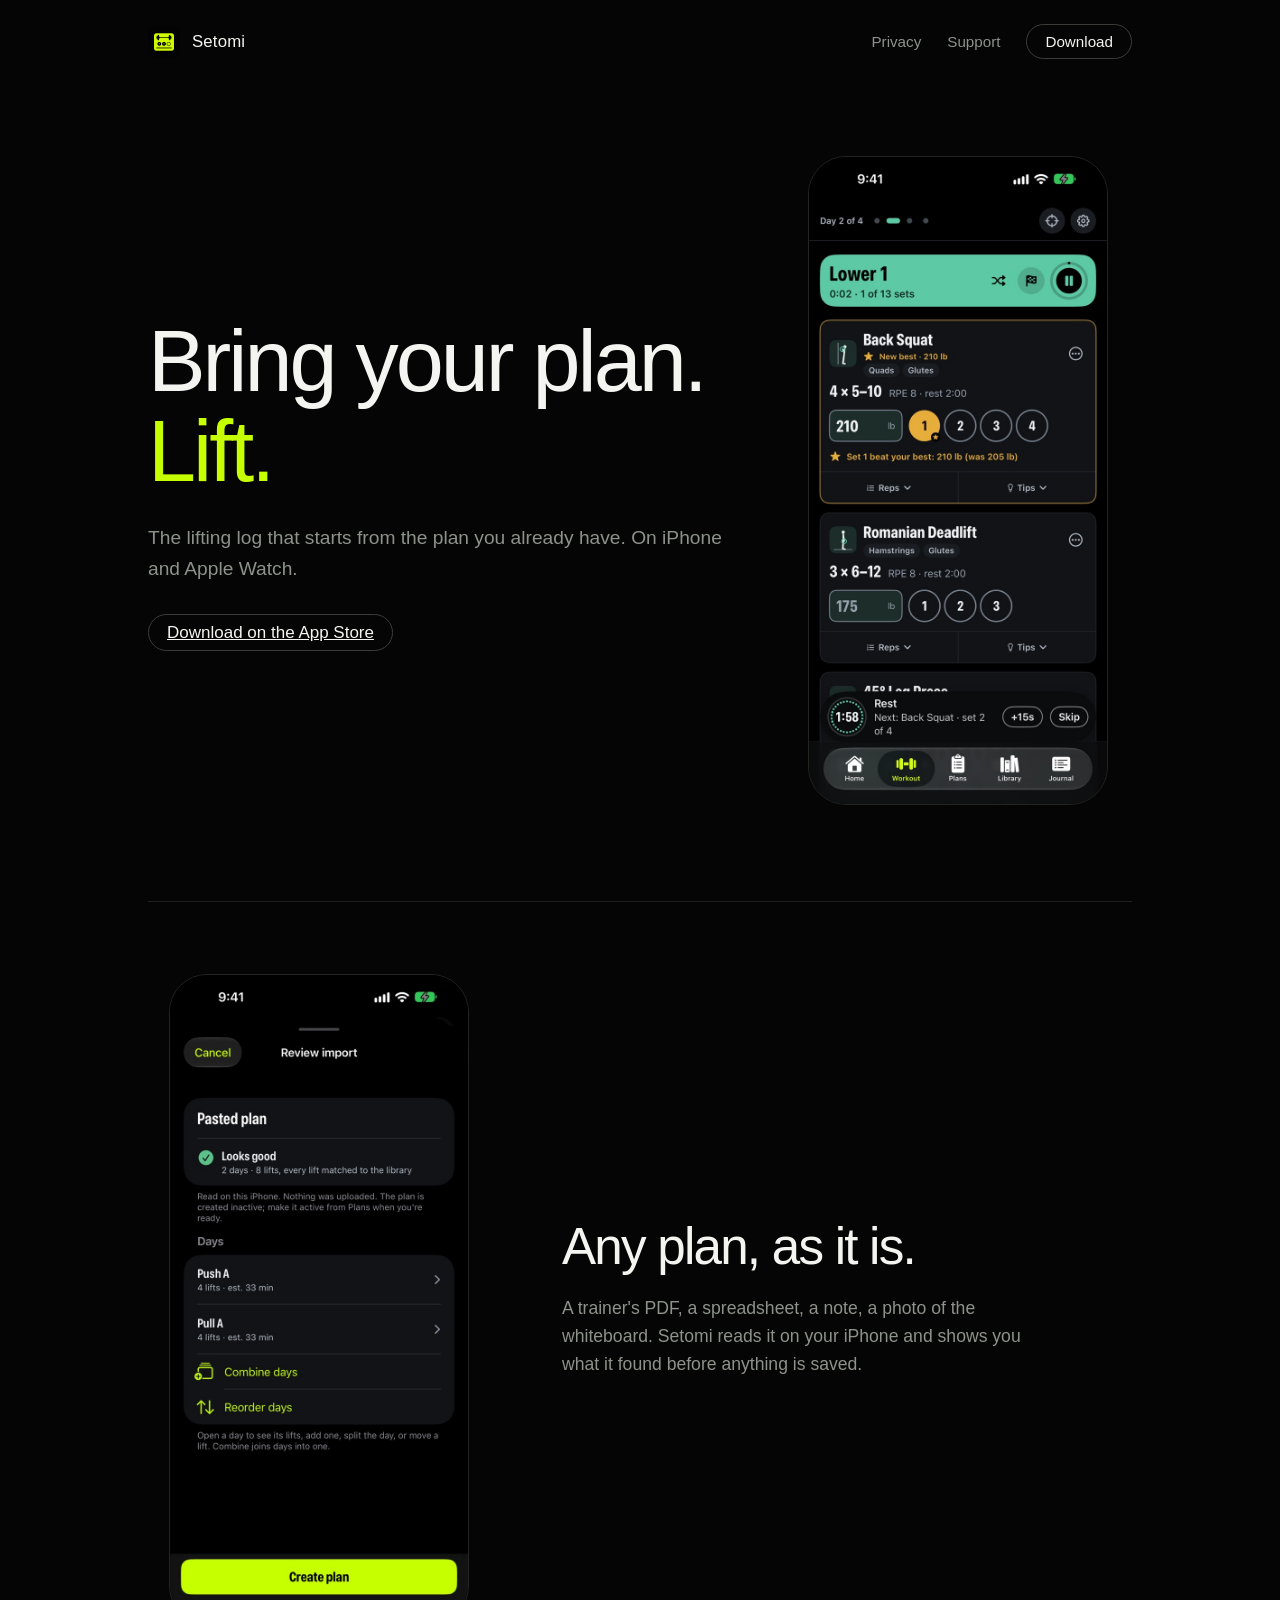
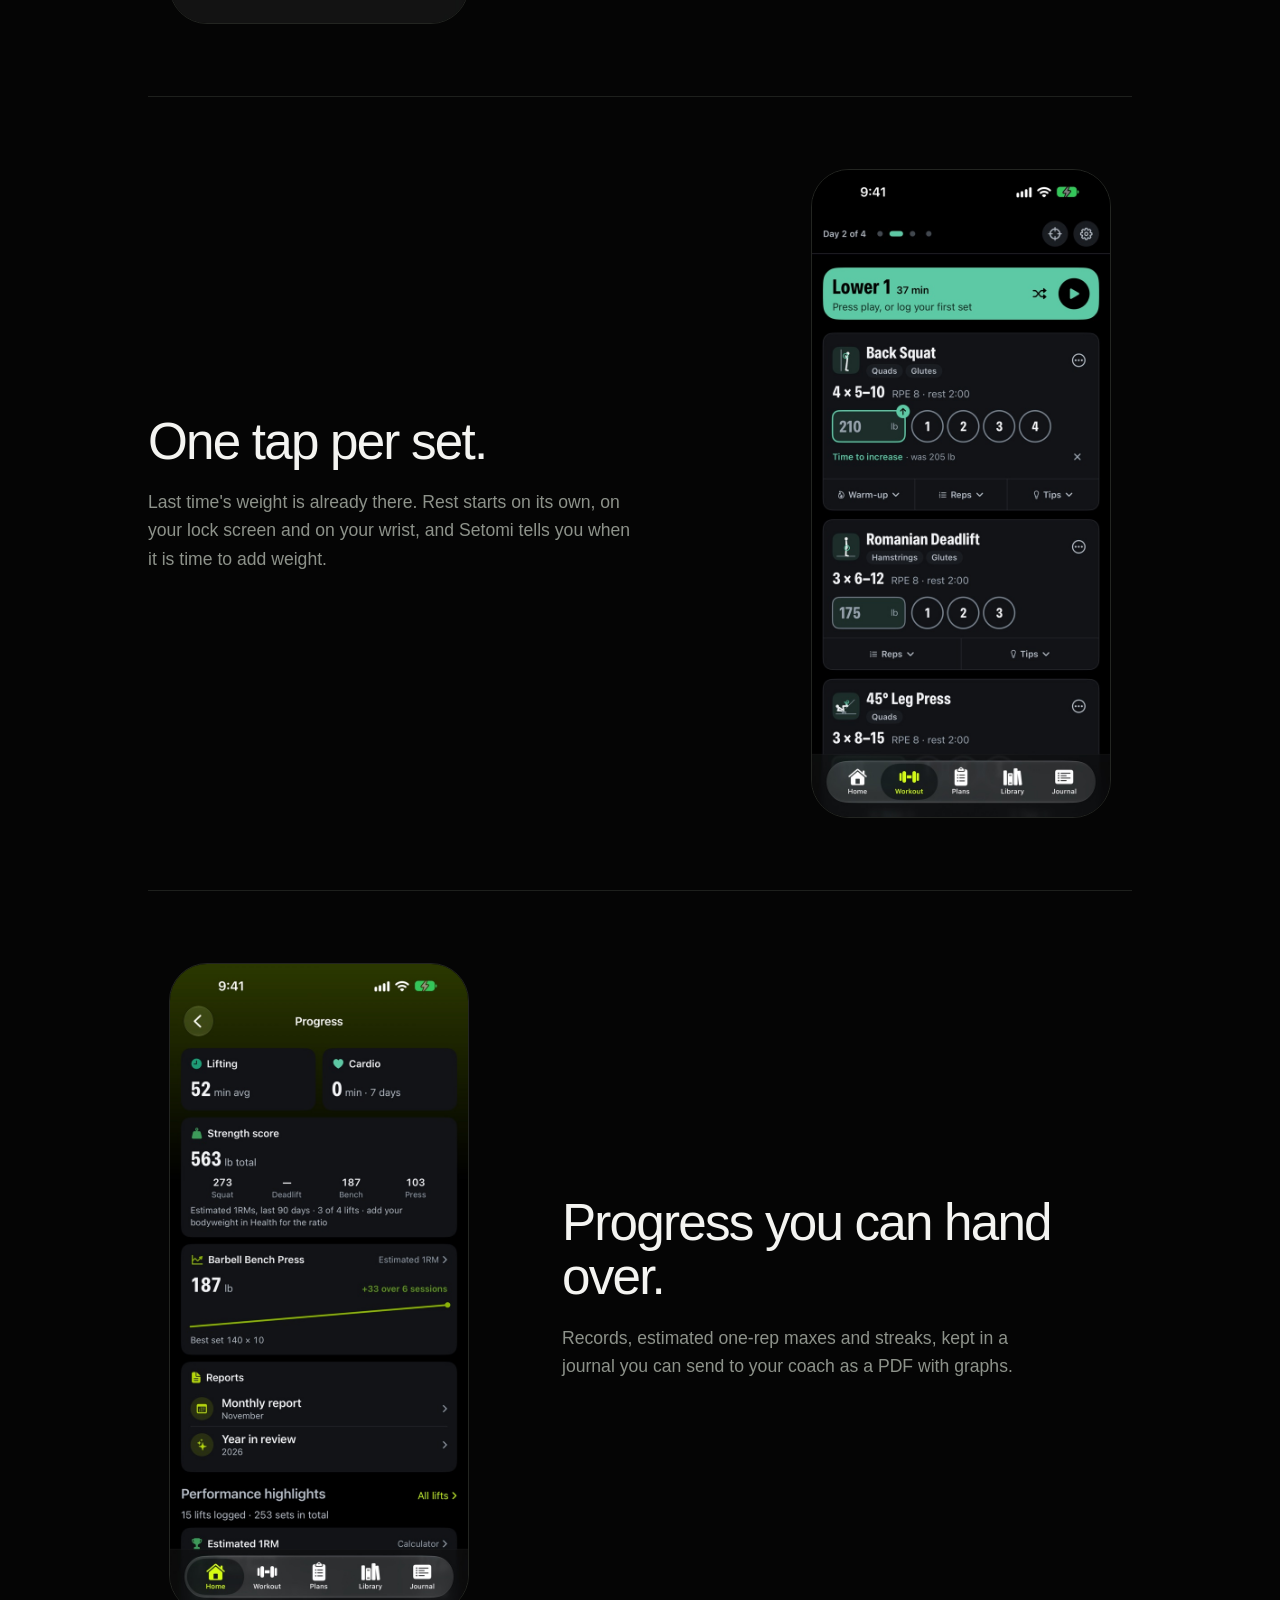
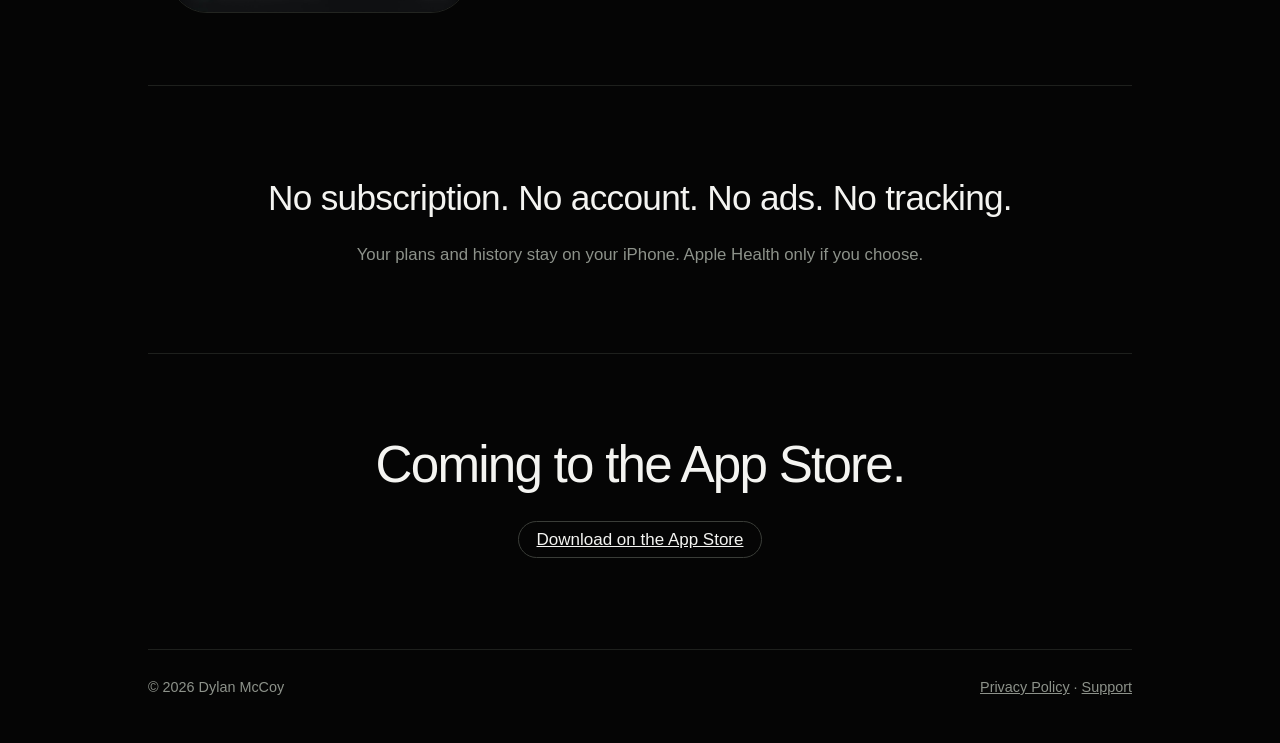
<file: index.html>
<!doctype html>
<html lang="en">
<head>
<meta charset="utf-8">
<meta name="viewport" content="width=device-width, initial-scale=1">
<title>Setomi: bring your plan, lift</title>
<meta name="description" content="Bring the workout plan you already have, from a PDF, spreadsheet, photo or notes, and log it set by set on iPhone and Apple Watch. No subscription. No account.">
<meta property="og:type" content="website">
<meta property="og:title" content="Setomi: bring your plan, lift">
<meta property="og:description" content="The lifting log that starts from the plan you already have. No subscription. No account.">
<meta property="og:image" content="https://phoodie.github.io/Setomi/img/og.jpg">
<meta property="og:url" content="https://phoodie.github.io/Setomi/">
<meta name="twitter:card" content="summary_large_image">
<link rel="icon" href="img/icon.png">
<link rel="stylesheet" href="style.css">
</head>
<body>
<div class="wrap">
<header class="top">
<a class="brand" href="./"><img src="img/icon.png" alt="">Setomi</a>
<nav><a href="privacy.html">Privacy</a><a href="support.html">Support</a><a class="navcta" href="#join">Join the waitlist</a></nav>
</header>
<main>
<section class="hero">
<div class="copy">
<h1>Bring your plan. <em>Lift.</em></h1>
<p>The lifting log that starts from the plan you already have. On iPhone and Apple Watch.</p>
<form class="waitlist" data-waitlist novalidate>
<label class="sr" for="email-hero">Email address</label>
<input id="email-hero" type="email" name="email" placeholder="you@email.com" autocomplete="email" required>
<input class="hp" type="text" name="company" tabindex="-1" autocomplete="off" aria-hidden="true">
<button type="submit">Join the waitlist</button>
<p class="note" role="status" aria-live="polite">One email when Setomi is on the App Store. Nothing else.</p>
</form>
</div>
<img class="device" src="img/workout.jpg" width="330" height="715" alt="A workout day in Setomi: Back Squat with four set circles, the first one logged as a new best">
</section>

<section class="proof">
<img class="device" src="img/import.jpg" width="330" height="715" alt="A pasted plan read by Setomi: two days and eight lifts, every lift matched">
<div>
<h2>Any plan, as it is.</h2>
<p>A trainer's PDF, a spreadsheet, a note, a photo of the whiteboard. Setomi reads it on your iPhone and shows you what it found before anything is saved.</p>
</div>
</section>

<section class="proof flip">
<img class="device" src="img/suggestion.jpg" width="330" height="715" alt="A lift marked Time to increase after reaching the top of its rep range">
<div>
<h2>One tap per set.</h2>
<p>Last time's weight is already there. Rest starts on its own, on your lock screen and on your wrist, and Setomi tells you when it is time to add weight.</p>
</div>
</section>

<section class="proof">
<img class="device" src="img/progress.jpg" width="330" height="715" alt="Progress: a strength score, an estimated one-rep max chart and reports">
<div>
<h2>Progress you can hand over.</h2>
<p>Records, estimated one-rep maxes and streaks, kept in a journal you can send to your coach as a PDF with graphs.</p>
</div>
</section>

<section class="facts" aria-label="How Setomi is run">
<p>No subscription. No account. No ads. No tracking.</p>
<p class="quiet">Your plans and history stay on your iPhone. Apple Health only if you choose.</p>
</section>

<section class="cta" id="join">
<h2>Coming to the App Store.</h2>
<form class="waitlist" data-waitlist novalidate>
<label class="sr" for="email-cta">Email address</label>
<input id="email-cta" type="email" name="email" placeholder="you@email.com" autocomplete="email" required>
<input class="hp" type="text" name="company" tabindex="-1" autocomplete="off" aria-hidden="true">
<button type="submit">Join the waitlist</button>
<p class="note" role="status" aria-live="polite">One email when it is live. Unsubscribe by replying.</p>
</form>
</section>
</main>
<footer><span>&copy; 2026 Dylan McCoy</span><span><a href="privacy.html">Privacy Policy</a> &middot; <a href="support.html">Support</a></span></footer>
</div>
<script>
// Launch switch: when Setomi is live, put its App Store link here and the waitlist forms turn into a download button.
var APP_STORE_URL = "https://apps.apple.com/us/app/setomi/id6824551730";
if (APP_STORE_URL) {
  document.querySelectorAll("[data-waitlist]").forEach(function (form) {
    var link = document.createElement("a"); link.href = APP_STORE_URL; link.className = "navcta"; link.textContent = "Download on the App Store";
    form.replaceWith(link);
  });
  document.querySelectorAll(".navcta").forEach(function (a) { if (a.getAttribute("href") === "#join") { a.href = APP_STORE_URL; a.textContent = "Download"; } });
}
// Waitlist. Set ENDPOINT to a form service URL that accepts a JSON POST with an "email" field (Formspree, Basin, Buttondown and
// similar). While it is empty, the form opens a pre-filled email to the address below instead, so no signup is ever lost.
var ENDPOINT = "";
var FALLBACK_EMAIL = "dylanrmccoy@yahoo.com";
document.querySelectorAll("[data-waitlist]").forEach(function (form) {
  var note = form.querySelector(".note"), button = form.querySelector("button");
  form.addEventListener("submit", function (e) {
    e.preventDefault();
    var email = form.email.value.trim();
    if (form.company.value) return;                      // a bot filled the hidden field
    if (!/^[^@\s]+@[^@\s]+\.[^@\s]+$/.test(email)) { note.textContent = "That email doesn't look right. Check it and try again."; form.email.focus(); return; }
    if (!ENDPOINT) {
      window.location.href = "mailto:" + FALLBACK_EMAIL + "?subject=" + encodeURIComponent("Setomi waitlist") + "&body=" + encodeURIComponent("Please add me to the Setomi waitlist: " + email);
      note.textContent = "Your email app should open with a message to send.";
      return;
    }
    button.disabled = true; button.textContent = "Joining…";
    fetch(ENDPOINT, { method: "POST", headers: { "Content-Type": "application/json", "Accept": "application/json" }, body: JSON.stringify({ email: email }) })
      .then(function (r) { if (!r.ok) throw new Error(); form.classList.add("done"); form.innerHTML = '<p class="thanks" role="status">You\'re on the list. We\'ll email you once, when Setomi is live.</p>'; })
      .catch(function () { button.disabled = false; button.textContent = "Join the waitlist"; note.textContent = "Couldn't join just now. Try again in a moment."; });
  });
});
</script>
</body>
</html>
</file>
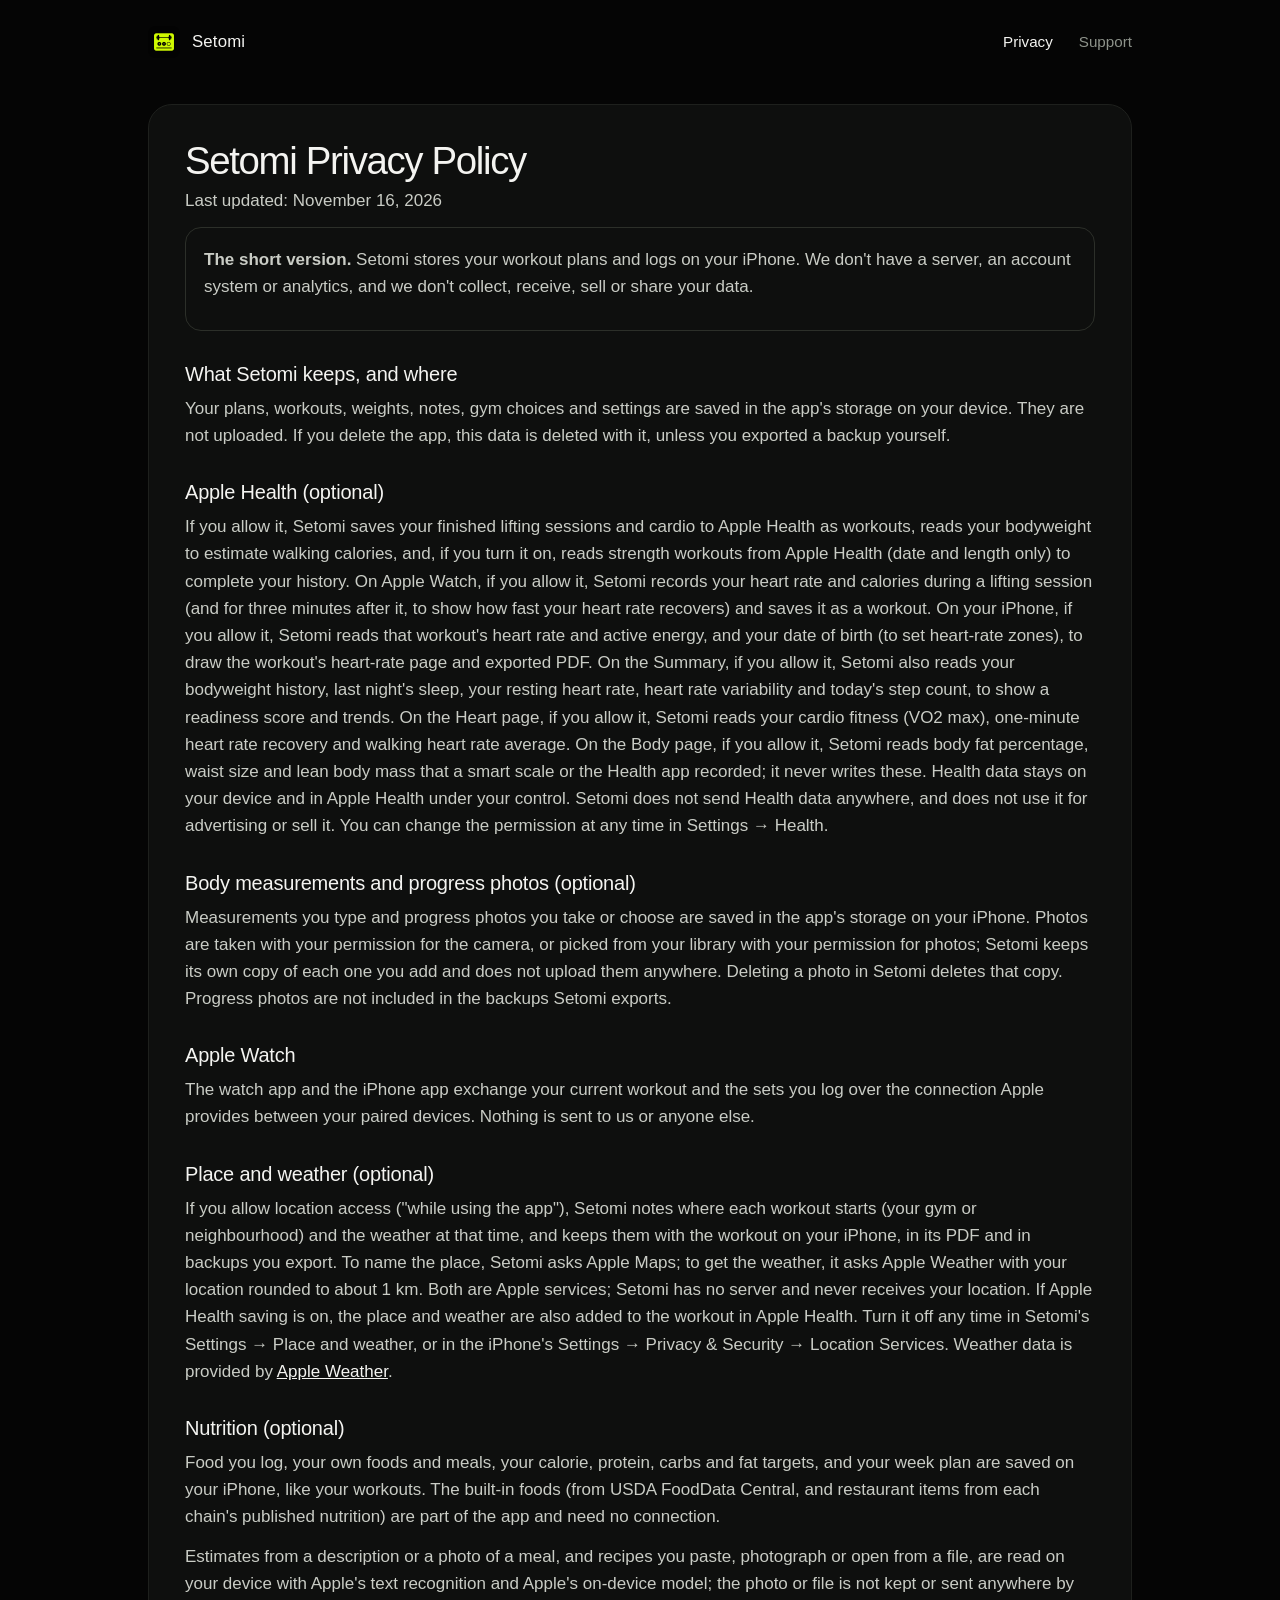
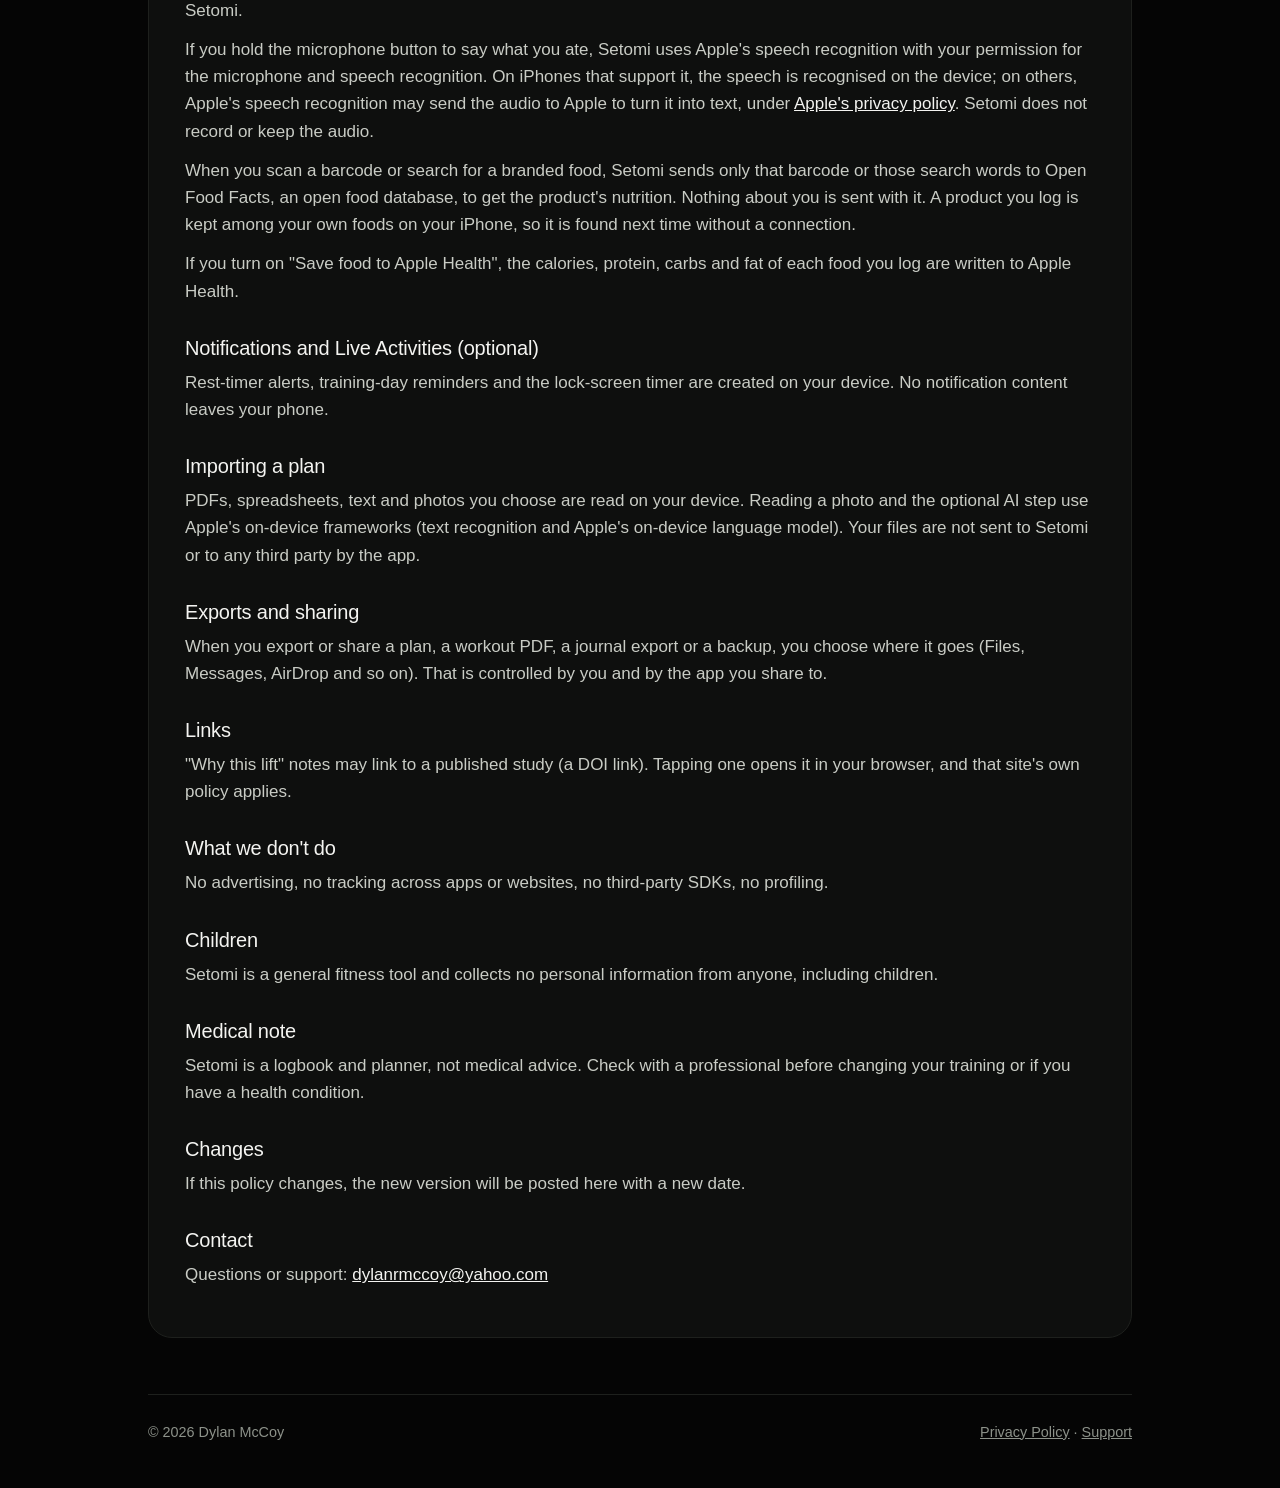
<file: privacy.html>
<!doctype html>
<html lang="en">
<head>
<meta charset="utf-8">
<meta name="viewport" content="width=device-width, initial-scale=1">
<title>Setomi Privacy Policy</title>
<meta name="description" content="How Setomi handles your data: it stays on your iPhone.">
<link rel="icon" href="img/icon.png">
<link rel="stylesheet" href="style.css">
</head>
<body>
<div class="wrap">
<header class="top">
<a class="brand" href="./"><img src="img/icon.png" alt="">Setomi</a>
<nav><a href="privacy.html" aria-current="page">Privacy</a><a href="support.html">Support</a></nav>
</header>
<main class="doc">
<h1>Setomi Privacy Policy</h1>
<p class="date">Last updated: November 16, 2026</p>

<div class="short"><p><strong>The short version.</strong> Setomi stores your workout plans and logs on your iPhone. We don't have a server, an account system or analytics, and we don't collect, receive, sell or share your data.</p></div>

<h2>What Setomi keeps, and where</h2>
<p>Your plans, workouts, weights, notes, gym choices and settings are saved in the app's storage on your device. They are not uploaded. If you delete the app, this data is deleted with it, unless you exported a backup yourself.</p>

<h2>Apple Health (optional)</h2>
<p>If you allow it, Setomi saves your finished lifting sessions and cardio to Apple Health as workouts, reads your bodyweight to estimate walking calories, and, if you turn it on, reads strength workouts from Apple Health (date and length only) to complete your history. On Apple Watch, if you allow it, Setomi records your heart rate and calories during a lifting session (and for three minutes after it, to show how fast your heart rate recovers) and saves it as a workout. On your iPhone, if you allow it, Setomi reads that workout's heart rate and active energy, and your date of birth (to set heart-rate zones), to draw the workout's heart-rate page and exported PDF. On the Summary, if you allow it, Setomi also reads your bodyweight history, last night's sleep, your resting heart rate, heart rate variability and today's step count, to show a readiness score and trends. On the Heart page, if you allow it, Setomi reads your cardio fitness (VO2 max), one-minute heart rate recovery and walking heart rate average. On the Body page, if you allow it, Setomi reads body fat percentage, waist size and lean body mass that a smart scale or the Health app recorded; it never writes these. Health data stays on your device and in Apple Health under your control. Setomi does not send Health data anywhere, and does not use it for advertising or sell it. You can change the permission at any time in Settings &rarr; Health.</p>

<h2>Body measurements and progress photos (optional)</h2>
<p>Measurements you type and progress photos you take or choose are saved in the app's storage on your iPhone. Photos are taken with your permission for the camera, or picked from your library with your permission for photos; Setomi keeps its own copy of each one you add and does not upload them anywhere. Deleting a photo in Setomi deletes that copy. Progress photos are not included in the backups Setomi exports.</p>

<h2>Apple Watch</h2>
<p>The watch app and the iPhone app exchange your current workout and the sets you log over the connection Apple provides between your paired devices. Nothing is sent to us or anyone else.</p>

<h2>Place and weather (optional)</h2>
<p>If you allow location access ("while using the app"), Setomi notes where each workout starts (your gym or neighbourhood) and the weather at that time, and keeps them with the workout on your iPhone, in its PDF and in backups you export. To name the place, Setomi asks Apple Maps; to get the weather, it asks Apple Weather with your location rounded to about 1 km. Both are Apple services; Setomi has no server and never receives your location. If Apple Health saving is on, the place and weather are also added to the workout in Apple Health. Turn it off any time in Setomi's Settings &rarr; Place and weather, or in the iPhone's Settings &rarr; Privacy &amp; Security &rarr; Location Services. Weather data is provided by <a href="https://weatherkit.apple.com/legal-attribution.html">Apple Weather</a>.</p>

<h2>Nutrition (optional)</h2>
<p>Food you log, your own foods and meals, your calorie, protein, carbs and fat targets, and your week plan are saved on your iPhone, like your workouts. The built-in foods (from USDA FoodData Central, and restaurant items from each chain's published nutrition) are part of the app and need no connection.</p>
<p>Estimates from a description or a photo of a meal, and recipes you paste, photograph or open from a file, are read on your device with Apple's text recognition and Apple's on-device model; the photo or file is not kept or sent anywhere by Setomi.</p>
<p>If you hold the microphone button to say what you ate, Setomi uses Apple's speech recognition with your permission for the microphone and speech recognition. On iPhones that support it, the speech is recognised on the device; on others, Apple's speech recognition may send the audio to Apple to turn it into text, under <a href="https://www.apple.com/legal/privacy/">Apple's privacy policy</a>. Setomi does not record or keep the audio.</p>
<p>When you scan a barcode or search for a branded food, Setomi sends only that barcode or those search words to Open Food Facts, an open food database, to get the product's nutrition. Nothing about you is sent with it. A product you log is kept among your own foods on your iPhone, so it is found next time without a connection.</p>
<p>If you turn on "Save food to Apple Health", the calories, protein, carbs and fat of each food you log are written to Apple Health.</p>

<h2>Notifications and Live Activities (optional)</h2>
<p>Rest-timer alerts, training-day reminders and the lock-screen timer are created on your device. No notification content leaves your phone.</p>

<h2>Importing a plan</h2>
<p>PDFs, spreadsheets, text and photos you choose are read on your device. Reading a photo and the optional AI step use Apple's on-device frameworks (text recognition and Apple's on-device language model). Your files are not sent to Setomi or to any third party by the app.</p>

<h2>Exports and sharing</h2>
<p>When you export or share a plan, a workout PDF, a journal export or a backup, you choose where it goes (Files, Messages, AirDrop and so on). That is controlled by you and by the app you share to.</p>

<h2>Links</h2>
<p>"Why this lift" notes may link to a published study (a DOI link). Tapping one opens it in your browser, and that site's own policy applies.</p>

<h2>What we don't do</h2>
<p>No advertising, no tracking across apps or websites, no third-party SDKs, no profiling.</p>

<h2>Children</h2>
<p>Setomi is a general fitness tool and collects no personal information from anyone, including children.</p>

<h2>Medical note</h2>
<p>Setomi is a logbook and planner, not medical advice. Check with a professional before changing your training or if you have a health condition.</p>

<h2>Changes</h2>
<p>If this policy changes, the new version will be posted here with a new date.</p>

<h2>Contact</h2>
<p>Questions or support: <a href="mailto:dylanrmccoy@yahoo.com">dylanrmccoy@yahoo.com</a></p>
</main>
<footer><span>&copy; 2026 Dylan McCoy</span><span><a href="privacy.html">Privacy Policy</a> &middot; <a href="support.html">Support</a></span></footer>
</div>
</body>
</html>
</file>
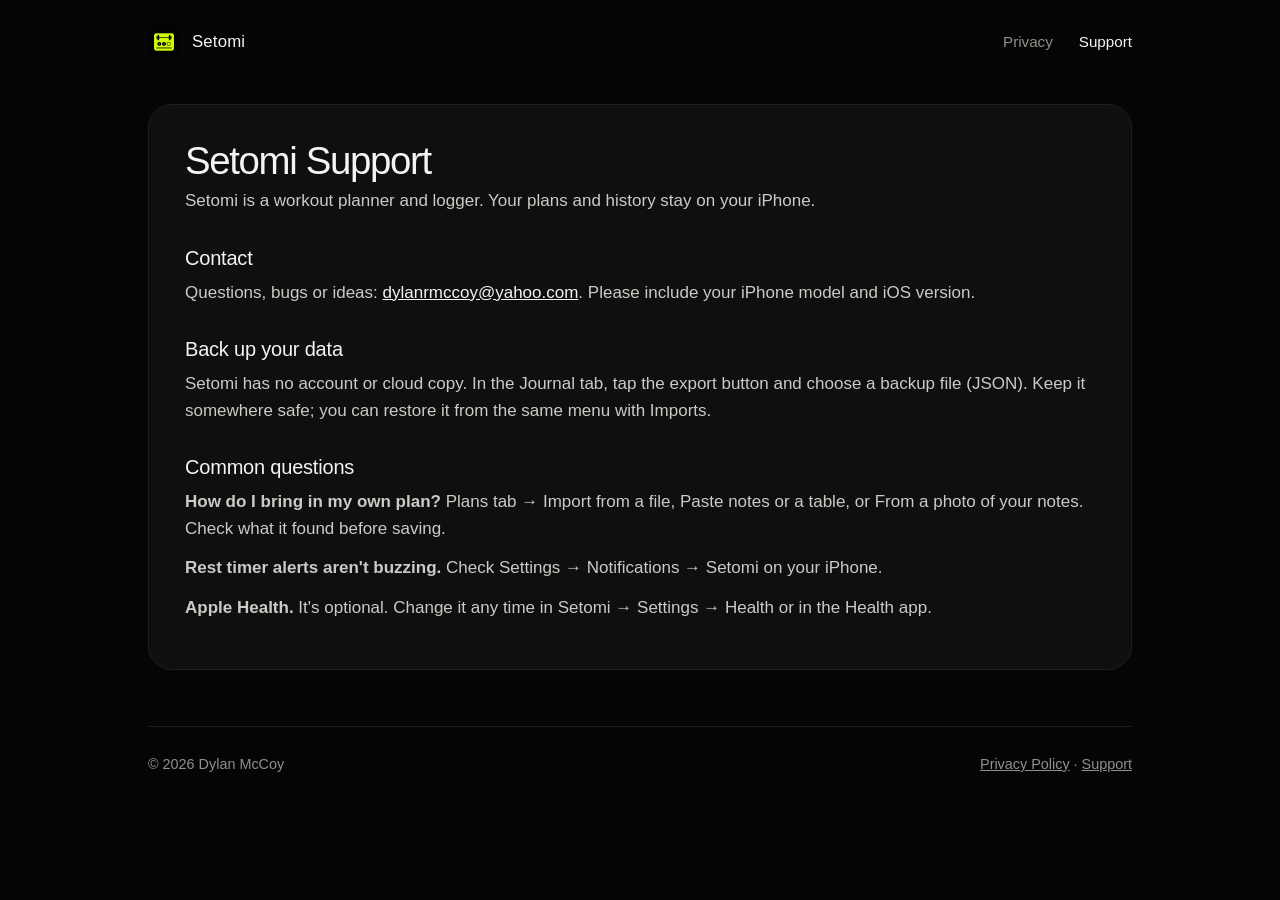
<file: support.html>
<!doctype html>
<html lang="en">
<head>
<meta charset="utf-8">
<meta name="viewport" content="width=device-width, initial-scale=1">
<title>Setomi Support</title>
<meta name="description" content="Help and contact for Setomi.">
<link rel="icon" href="img/icon.png">
<link rel="stylesheet" href="style.css">
</head>
<body>
<div class="wrap">
<header class="top">
<a class="brand" href="./"><img src="img/icon.png" alt="">Setomi</a>
<nav><a href="privacy.html">Privacy</a><a href="support.html" aria-current="page">Support</a></nav>
</header>
<main class="doc">
<h1>Setomi Support</h1>
<p>Setomi is a workout planner and logger. Your plans and history stay on your iPhone.</p>

<h2>Contact</h2>
<p>Questions, bugs or ideas: <a href="mailto:dylanrmccoy@yahoo.com">dylanrmccoy@yahoo.com</a>. Please include your iPhone model and iOS version.</p>

<h2>Back up your data</h2>
<p>Setomi has no account or cloud copy. In the Journal tab, tap the export button and choose a backup file (JSON). Keep it somewhere safe; you can restore it from the same menu with Imports.</p>

<h2>Common questions</h2>
<p><strong>How do I bring in my own plan?</strong> Plans tab &rarr; Import from a file, Paste notes or a table, or From a photo of your notes. Check what it found before saving.</p>
<p><strong>Rest timer alerts aren't buzzing.</strong> Check Settings &rarr; Notifications &rarr; Setomi on your iPhone.</p>
<p><strong>Apple Health.</strong> It's optional. Change it any time in Setomi &rarr; Settings &rarr; Health or in the Health app.</p>


</main>
<footer><span>&copy; 2026 Dylan McCoy</span><span><a href="privacy.html">Privacy Policy</a> &middot; <a href="support.html">Support</a></span></footer>
</div>
</body>
</html>
</file>
<file: style.css>
/* Quiet Volt: near-black, thin type, lime on a few words only (docs/marketing/BRAND_AUDIT.md, 2026-11-11). Shared by index, privacy and support. */
:root{color-scheme:dark;--bg:#050505;--card:#0e0f0e;--fg:#f4f4f1;--mute:#8d928a;--line:#1e201d;--volt:#c6ff00}
*{box-sizing:border-box}
html{scroll-behavior:smooth}
body{margin:0;background:var(--bg);color:var(--fg);font:17px/1.6 -apple-system,BlinkMacSystemFont,"SF Pro Text","Helvetica Neue",Helvetica,Arial,sans-serif;-webkit-font-smoothing:antialiased}
a{color:var(--fg)}
.wrap{max-width:1040px;margin:0 auto;padding:0 28px}
header.top{display:flex;align-items:center;justify-content:space-between;padding:26px 0}
.brand{display:flex;align-items:center;gap:12px;font-weight:500;font-size:1.05rem;letter-spacing:.01em;color:var(--fg);text-decoration:none}
.brand img{width:32px;height:32px;border-radius:8px}
nav a{margin-left:26px;font-weight:400;font-size:.95rem;text-decoration:none;color:var(--mute)}
nav a:hover,nav a[aria-current]{color:var(--fg)}
.navcta{color:var(--fg)!important;border:1px solid #3a3d38;border-radius:999px;padding:8px 18px;white-space:nowrap}
h1,h2{font-weight:300;letter-spacing:-.035em;line-height:1.05;margin:0}
h1 em{font-style:normal;color:var(--volt)}
.hero{display:grid;grid-template-columns:1.25fr .75fr;gap:56px;align-items:center;padding:72px 0 96px}
.hero h1{font-size:clamp(2.8rem,7.4vw,5.4rem)}
.hero p{color:var(--mute);font-size:1.2rem;max-width:30em;margin:26px 0 34px}
.device{display:block;width:100%;max-width:300px;height:auto;justify-self:center;border-radius:38px;border:1px solid #232521}
.proof{display:grid;grid-template-columns:.75fr 1.25fr;gap:72px;align-items:center;padding:72px 0;border-top:1px solid var(--line)}
.proof.flip{grid-template-columns:1.25fr .75fr}.proof.flip>img{order:2}
.proof h2{font-size:clamp(2rem,4.6vw,3.2rem)}
.proof p{color:var(--mute);font-size:1.1rem;max-width:28em;margin:20px 0 0}
.facts{border-top:1px solid var(--line);padding:84px 0;text-align:center}
.facts p{font-size:clamp(1.4rem,3.4vw,2.2rem);font-weight:300;letter-spacing:-.02em;margin:0}
.facts .quiet{font-size:1.05rem;font-weight:400;letter-spacing:0;color:var(--mute);margin-top:16px}
.cta{border-top:1px solid var(--line);padding:84px 0 40px;text-align:center}
.cta h2{font-size:clamp(2rem,4.6vw,3.2rem);margin-bottom:34px}
.cta .waitlist{margin:0 auto;justify-content:center}
.waitlist{display:flex;flex-wrap:wrap;gap:10px;max-width:520px}
.waitlist input[type=email]{flex:1 1 220px;min-width:0;font:inherit;padding:13px 20px;border-radius:999px;border:1px solid #3a3d38;background:transparent;color:var(--fg)}
.waitlist input[type=email]::placeholder{color:#5d615a}
.waitlist input[type=email]:focus-visible{outline:2px solid var(--volt);outline-offset:2px}
.waitlist button{font:inherit;font-weight:500;padding:13px 26px;border:0;border-radius:999px;background:var(--fg);color:#050505;cursor:pointer}
.waitlist button:disabled{opacity:.6;cursor:default}
.waitlist .note{flex:1 1 100%;margin:6px 0 0;font-size:.9rem;color:var(--mute)}
.thanks{flex:1 1 100%;margin:0;font-size:1.1rem}
.sr{position:absolute;width:1px;height:1px;overflow:hidden;clip:rect(0 0 0 0);white-space:nowrap}
.hp{position:absolute;left:-9999px;width:1px;height:1px;opacity:0}
/* privacy and support pages */
.doc{background:var(--card);border:1px solid var(--line);border-radius:24px;padding:36px;margin:20px 0 30px}
.doc h1{font-size:2.4rem;margin:0 0 6px}
.doc h2{font-size:1.25rem;font-weight:500;letter-spacing:-.01em;line-height:1.3;margin:30px 0 8px}
.doc p,.doc li{color:#c9ccc5}
.doc p{margin:0 0 12px}
.date{color:var(--mute);margin-bottom:20px}
.short{border:1px solid #2c2f29;border-radius:16px;padding:18px;margin:0 0 8px}
footer{border-top:1px solid var(--line);margin-top:56px;padding:26px 0 44px;color:var(--mute);font-size:.9rem;display:flex;flex-wrap:wrap;gap:8px 20px;justify-content:space-between}
footer a{color:var(--mute)}
@media (max-width:720px){.hero,.proof,.proof.flip{grid-template-columns:1fr;gap:36px;padding:52px 0}.proof.flip>img{order:0}.device{max-width:240px}nav:has(.navcta) a:not(.navcta){display:none}}
</file>
